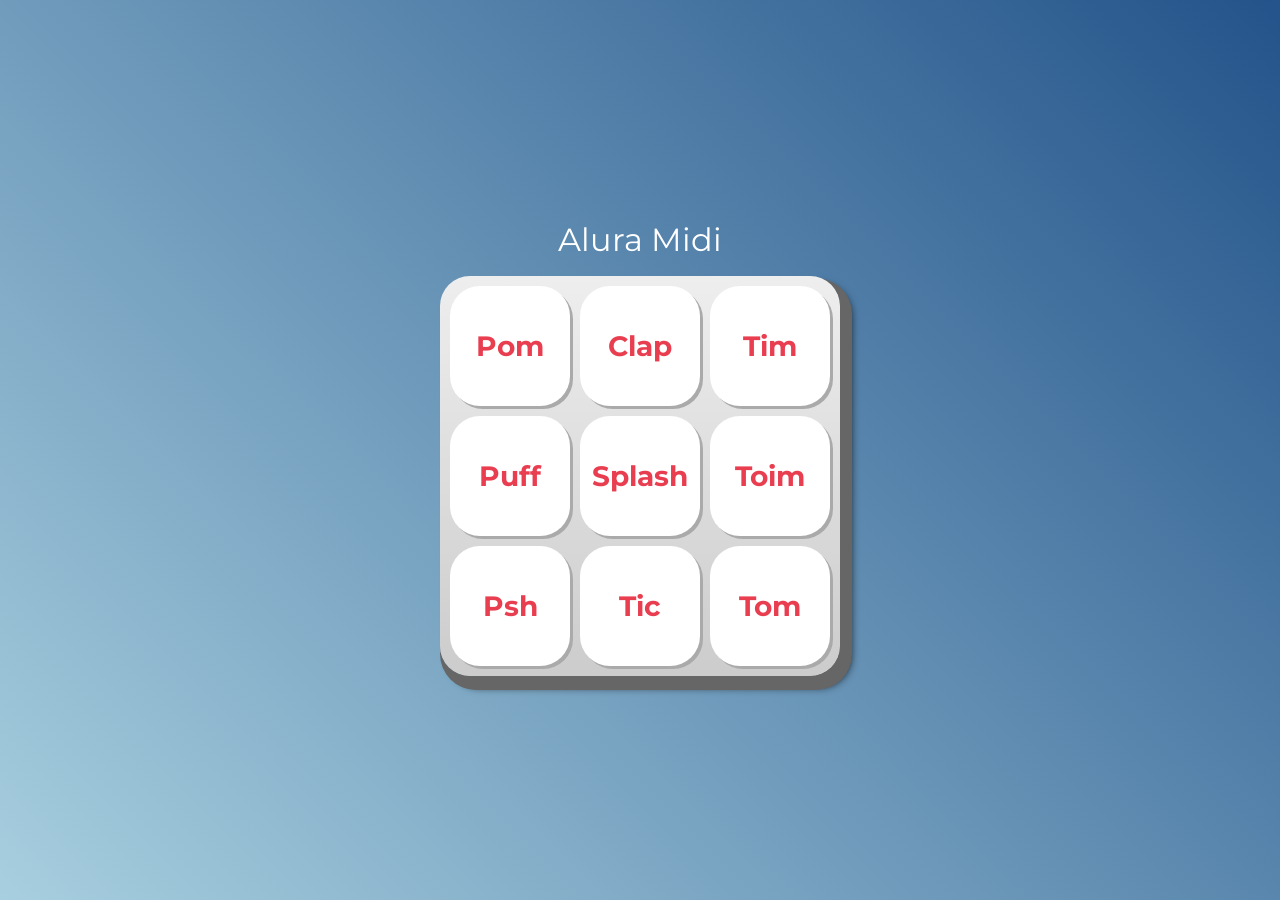
<file: javascript/aluramidi/index.html>
<!DOCTYPE html>
<html lang="pt-BR">
<head>
    <meta charset="UTF-8">
    <meta http-equiv="X-UA-Compatible" content="IE=edge">
    <meta name="viewport" content="width=device-width, initial-scale=1.0">

    <title>Alura MIDI</title>

    <link rel="preconnect" href="https://fonts.googleapis.com">
    <link rel="preconnect" href="https://fonts.gstatic.com" crossorigin>
    <link href="https://fonts.googleapis.com/css2?family=Montserrat:wght@500;600&display=swap" rel="stylesheet">

    <link rel="icon" type="image/png" href="images/bateria.png">
    <link rel="stylesheet" href="css/reset.css">
    <link rel="stylesheet" href="css/estilos.css">    

</head>
<body>

    <h1>Alura Midi</h1>

    <section class="teclado">
        <button class="tecla tecla_pom">Pom</button>
        <button class="tecla tecla_clap">Clap</button>
        <button class="tecla tecla_tim">Tim</button>

        <button class="tecla tecla_puff">Puff</button>
        <button class="tecla tecla_splash">Splash</button>
        <button class="tecla tecla_toim">Toim</button>

        <button class="tecla tecla_psh">Psh</button>
        <button class="tecla tecla_tic">Tic</button>
        <button class="tecla tecla_tom">Tom</button>
    </section>

    <audio src="sounds/keyq.wav" id="som_tecla_pom"></audio>
    <audio src="sounds/keyw.wav" id="som_tecla_clap"></audio>
    <audio src="sounds/keye.wav" id="som_tecla_tim"></audio>
    <audio src="sounds/keya.wav" id="som_tecla_puff"></audio>
    <audio src="sounds/keys.wav" id="som_tecla_splash"></audio>
    <audio src="sounds/keyd.wav" id="som_tecla_toim"></audio>
    <audio src="sounds/keyz.wav" id="som_tecla_psh"></audio>
    <audio src="sounds/keyx.wav" id="som_tecla_tic"></audio>
    <audio src="sounds/keyc.wav" id="som_tecla_tom"></audio>

    <script src="main.js"></script>

</body>
</html>
</file>
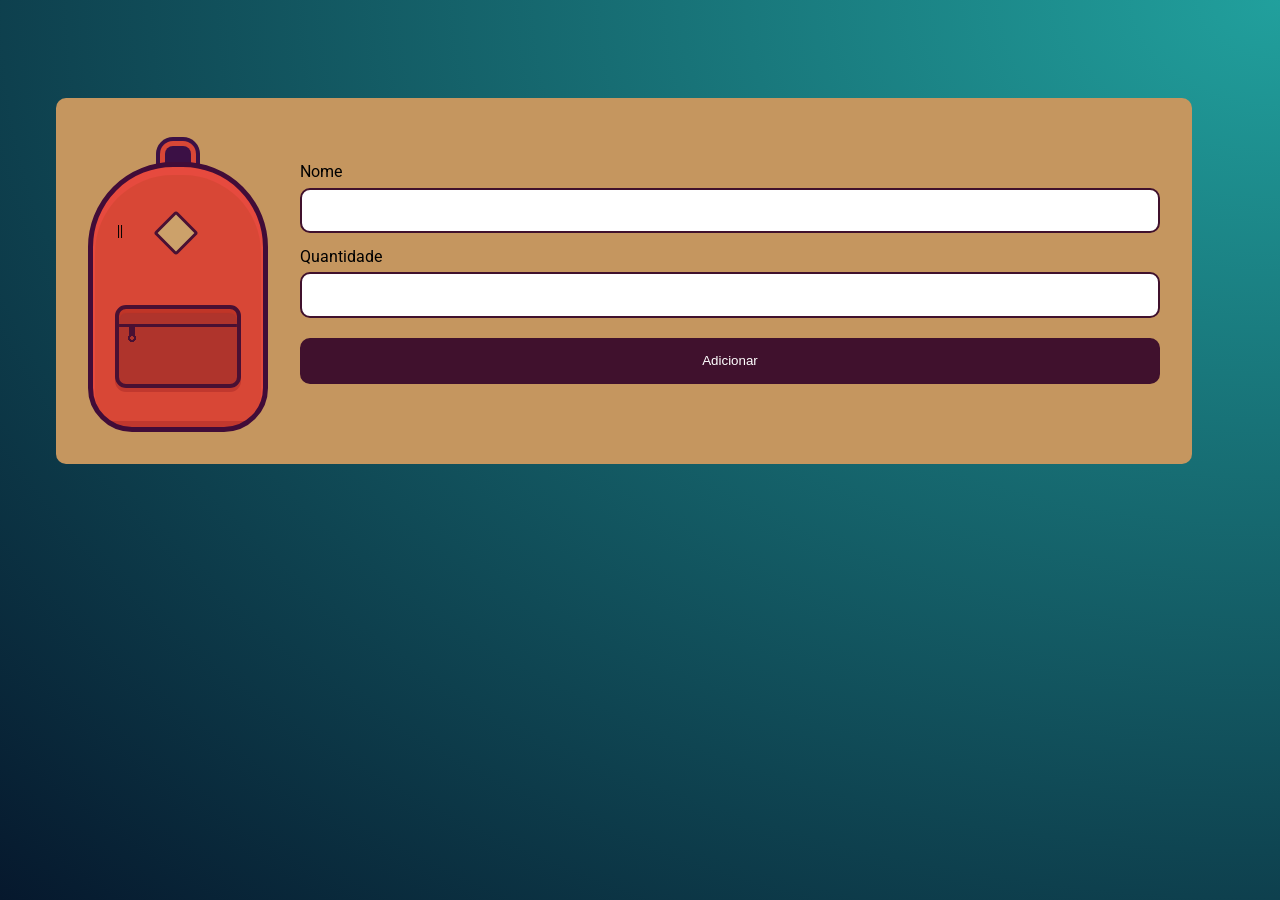
<file: javascript/mochila-de-viagem/index.html>
<!DOCTYPE html>
<html lang="en">
<head>
    <meta charset="UTF-8">
    <meta http-equiv="X-UA-Compatible" content="IE=edge">
    <meta name="viewport" content="width=device-width, initial-scale=1.0">
    <title>Mochila de viagem</title>
    <link rel="stylesheet" href="css/style.css">

    <link rel="preconnect" href="https://fonts.googleapis.com">
    <link rel="preconnect" href="https://fonts.gstatic.com" crossorigin>
    <link href="https://fonts.googleapis.com/css2?family=Roboto&display=swap" rel="stylesheet"> 
</head>
<body>
    <main class="conteudo">
        <div class="principal">
            <div class="mochila"></div>
            <form action="" class="adicionar" id="novo-item">
                <label for="item">Nome</label>
                <input type="text" name="nome" id="nome">
                <label for="item">Quantidade</label>
                <input type="number" name="quantidade" id="quantidade">
                <input type="submit" value="Adicionar" class="cadastrar">
            </form>
        </div>
        
        <ul class="lista" id="lista">

        </ul>
    </main>
    <script src="js/main.js"></script>
</body>
</html>
</file>
<file: javascript/aluramidi/css/estilos.css>
:root {
  --cinza: #aaa;
  --vermelha: #e93d50;
  --vermelha-escura: #af303f;
  --branca: #fff;
  --luz: rgb(229, 255, 0);
}

body {
  align-items: center;
  background: linear-gradient(45deg, #a7cfdf 0%,#23538a 100%);
  display: flex;
  justify-content: center;
  flex-direction: column;
  font-family: 'Montserrat', sans-serif;
  min-height: 100vh;
}

h1 {
  color: var(--branca);
  margin-bottom: 20px;
  font-size: 2rem;
}

.teclado {
  background: linear-gradient(to bottom, #eeeeee 0%,#cccccc 100%);
  box-shadow: 6px 8px 0 6px #666, 10px 10px 10px #000;
  border-radius: 30px;
  display: grid;
  gap: 10px;
  grid-template-columns: repeat(3, 1fr);
  padding: 10px;
}

.tecla {
  background-color: var(--branca);
  border-radius: 30px;
  box-shadow: 3px 3px 0 var(--cinza);
  color: var(--vermelha);
  cursor: pointer;
  height: 120px;
  font-size: 1.75em;
  font-weight: bold;
  line-height: 120px;
  text-align: center;
  width: 120px;
}

.tecla.ativa,
.tecla:active {
  background-color: var(--vermelha);
  border: 4px solid  var(--vermelha);
  box-shadow: 3px 3px 0 var(--vermelha-escura) inset;
  color: var(--branca);
  outline: none;
}

.tecla.focus,
.tecla:focus {
  outline: none;
  box-shadow: 1px 1px 10px var(--luz);
}

.tecla.active:focus,
.tecla:active:focus {
  box-shadow: 3px 3px 0 var(--vermelha-escura) inset, 1px 1px 10px var(--luz);
}
</file>
<file: javascript/mochila-de-viagem/css/style.css>
html {
    background: radial-gradient(farthest-corner at right top,#21A09D, #06182D);
    height: 100%;
    font-family: 'Roboto', cursive;
}

.conteudo {
    padding: 10vh 3em 0;
    display: flex;
    align-items: flex-start;
    gap: 2em;
}

.principal {
    flex-grow: 1;
    flex-basis: auto;
    min-width: 600px;
    padding: 4em 2em 2em;
    box-sizing: border-box;
    display: flex;
    background: #C5965F;
    border-radius: 10px;
    gap: 2em;
}
  
.mochila {
    min-width: 170px;
    max-width: 170px;
    height: 180px;
    padding-top: 80px;
    background-color: #d84736;
    box-shadow: inset 0 6px 0 2px #e64a3e, 0 -93px 0 -77px #3b1045, 0 -93px 0 -72px #d84736, 0 -93px 0 -68px #3b1045;
    background-image: linear-gradient(to right, transparent 5px, transparent 20px, transparent 1px, transparent 25px, transparent 5px, transparent 20px, transparent 20px, transparent 86px, #c1382e 45px, #c1382e 230px, transparent 25px, transparent 172px );
    background-position: center 254px;
    background-size: 305px 6px;
    background-repeat: repeat-x; 
    border: 5px solid #410c38;
    border-radius: 85px 85px 44px 44px;
    display: inline-block;
    vertical-align: top;
    flex-basis: auto;
    flex-grow: 1;
}
  
.mochila:before, .mochila:after {
    display: block;
    content: '';
    position: absolute;
  }
  
.mochila:before {
    height: 75px;
    width: 118px;
    background-image: radial-gradient(circle closest-corner at 13px 29px , #af342c, #af342c 2px, transparent 2px, transparent), radial-gradient(circle closest-corner at 13px 29px , #491033, #491033 4px, transparent 4px, transparent), linear-gradient(to bottom, transparent 10px, transparent 15px, #491033 5px, #491033 18px, transparent 18px, transparent 100px), linear-gradient(to right, #af342c 10px, #af342c 10px, transparent 10px, transparent 16px, #af342c 9px, #af342c 50px), linear-gradient(to bottom, #af342c 8px, #af342c 16px, #491033 8px, #491033 30px, #af342c 20px, #af342c 72px, #af342c 10px, #af342c 57px, #af342c 5%);
    margin-left: 22px;
    margin-top: 58px;
    border: 4px solid #491033;
    border-radius: 11px;
    box-shadow: 0 4px 0 0 #c1382e, inset 0px 4px 1px 0 #c03527;
    content: '||';
    color: transparent;
    font-family: Comic Sans MS;
    font-weight: bold;
    z-index: 1;
    text-shadow: rgb(0, 0, 0) -2px -86px 0px;
    font-size: 14px;
}
  
.mochila:after {
    margin-left: 67px;
    margin-top: -30px;
    background: #cca16a;
    width:26px;
    height:26px;
    border: 3px solid #491033;
    border-radius: 3px;
    transform: rotate(45deg);
}

.adicionar {
    width: 100%;
}

.adicionar input {
    width: 100%;
    box-sizing: border-box;
    margin: 0.5em 0 1em;
    padding: 1em 0.5em;
    border-radius: 10px;
    border: 2px solid #40112D;
}

.adicionar label {
    display: block;
}

.cadastrar {
    background-color: #40112D;
    color: #FFFFFF;
    cursor: pointer;
}

.lista {
    margin: 0;
    padding: 0;
}

.item {
    list-style: none;
    padding: 0.6em 2em;
    background: #FFFFFF;
    border-radius: 10px;
    margin: 0 0 1em;
    width: 100%;
    box-sizing: border-box;
    display: inline-flex;
    align-items: center;
    gap: 1em;
    font-size: 20px;
}

.item strong {
    border-radius: 50%;
    display: flex;
    align-items: center;
    justify-content: center;
    width: 40px;
    height: 40px;
    Background: #C5965F;
    font-weight: 400;
}
</file>
